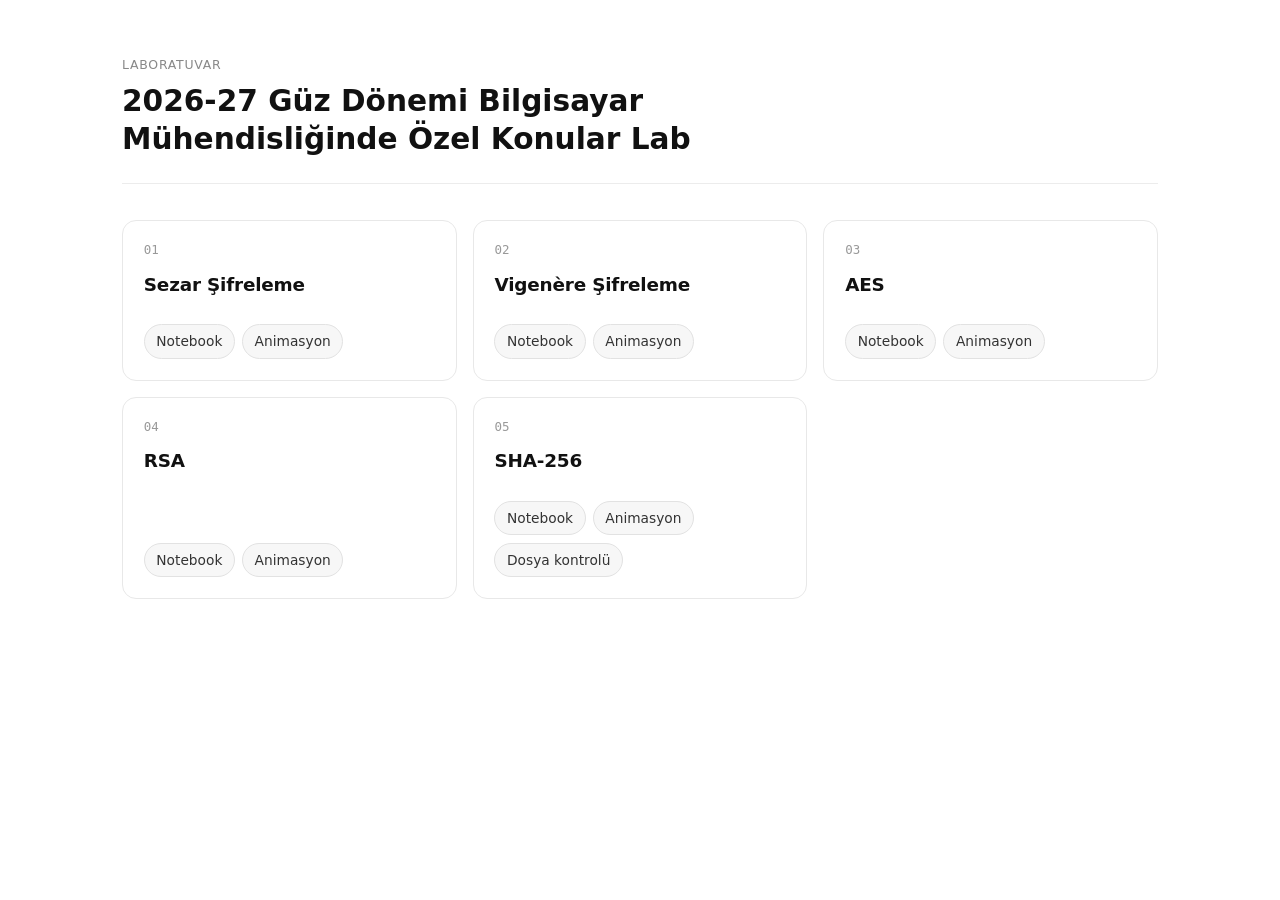
<file: index.html>
<!DOCTYPE html>
<html lang="tr">
  <head>
    <meta charset="utf-8" />
    <meta name="viewport" content="width=device-width, initial-scale=1" />
    <title>2026-27 Güz Dönemi Bilgisayar Mühendisliğinde Özel Konular Lab</title>
    <link rel="stylesheet" href="styles.css" />
  </head>
  <body class="home">
    <main class="page home-page">
      <header class="home-hero">
        <p class="home-kicker">Laboratuvar</p>
        <h1>2026-27 Güz Dönemi Bilgisayar Mühendisliğinde Özel Konular Lab</h1>
      </header>

      <div class="home-grid">
        <article class="home-card">
          <span class="home-num">01</span>
          <h2>Sezar Şifreleme</h2>
          <div class="home-links">
            <a href="sezar.html">Notebook</a>
            <a href="sezar_animation.html">Animasyon</a>
          </div>
        </article>

        <article class="home-card">
          <span class="home-num">02</span>
          <h2>Vigenère Şifreleme</h2>
          <div class="home-links">
            <a href="vigenere.html">Notebook</a>
            <a href="vigenere_animation.html">Animasyon</a>
          </div>
        </article>

        <article class="home-card">
          <span class="home-num">03</span>
          <h2>AES</h2>
          <div class="home-links">
            <a href="aes.html">Notebook</a>
            <a href="aes_animation.html">Animasyon</a>
          </div>
        </article>

        <article class="home-card">
          <span class="home-num">04</span>
          <h2>RSA</h2>
          <div class="home-links">
            <a href="rsa.html">Notebook</a>
            <a href="rsa_animation.html">Animasyon</a>
          </div>
        </article>

        <article class="home-card">
          <span class="home-num">05</span>
          <h2>SHA-256</h2>
          <div class="home-links">
            <a href="sha256.html">Notebook</a>
            <a href="sha256_animation.html">Animasyon</a>
            <a href="sha256_file.html">Dosya kontrolü</a>
          </div>
        </article>
      </div>
    </main>
  </body>
</html>
</file>
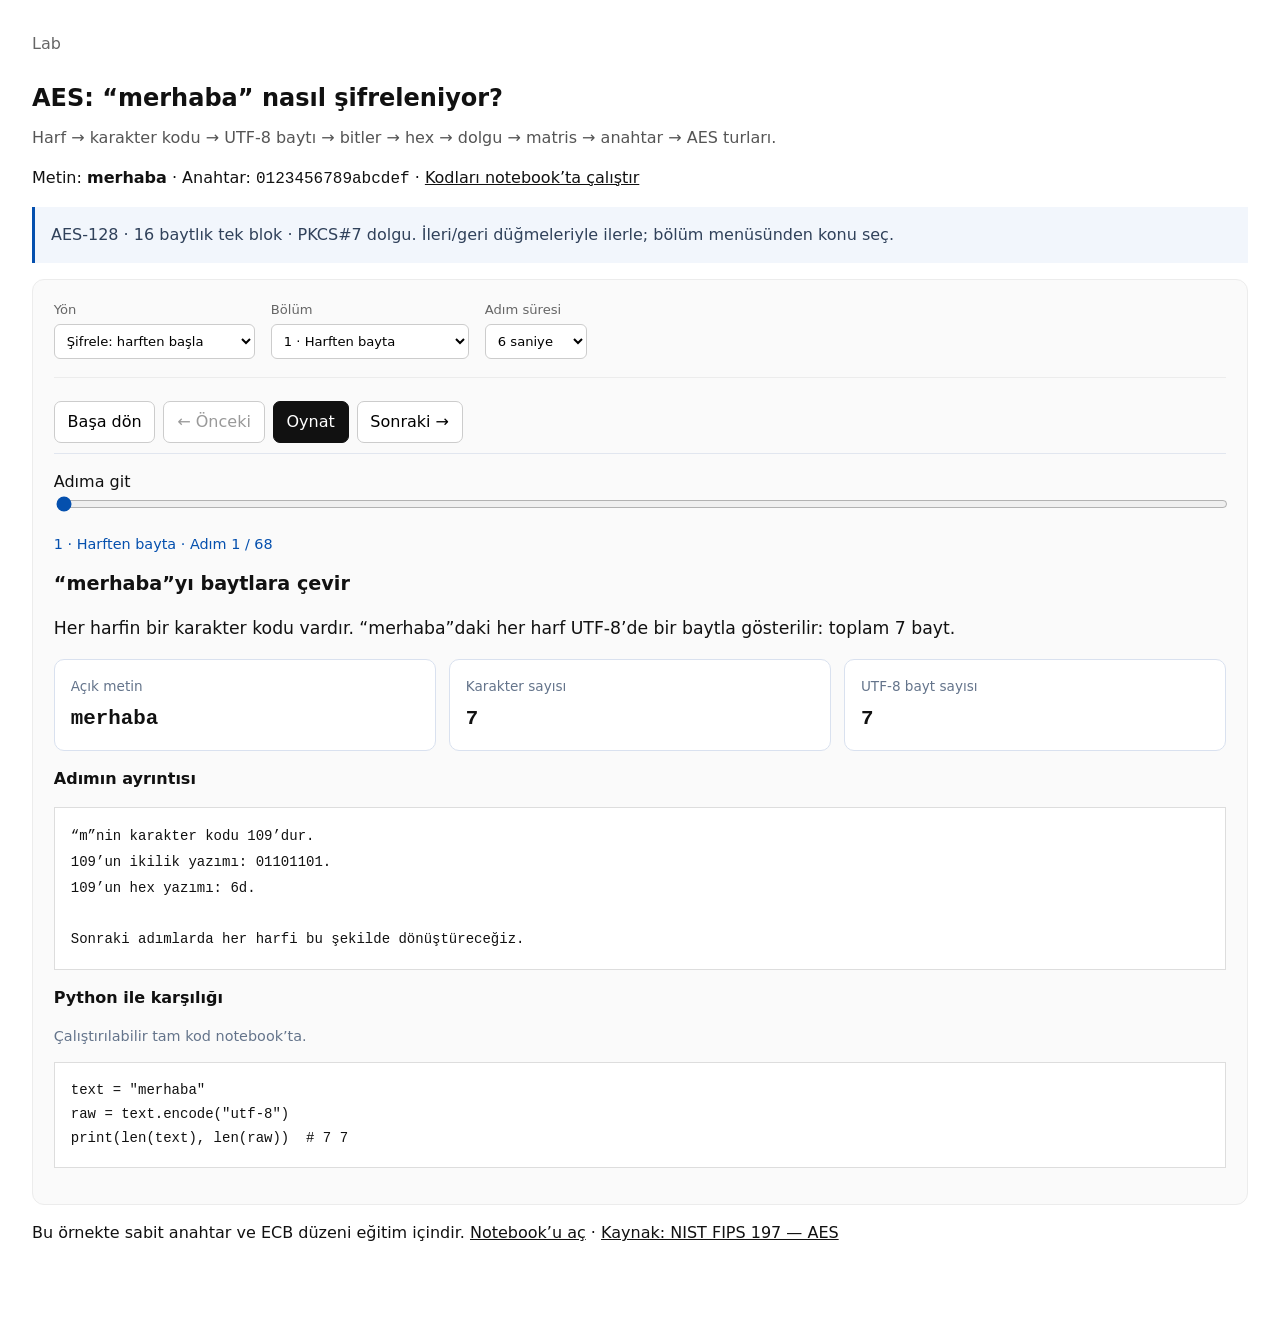
<file: aes_animation.html>
<!DOCTYPE html>
<html lang="tr">
<head>
  <meta charset="utf-8"><meta name="viewport" content="width=device-width, initial-scale=1">
  <title>AES animasyonu · Harften şifreye</title>
  <link rel="stylesheet" href="styles.css"><link rel="stylesheet" href="aes.css">
</head>
<body class="lab">
<main class="page anim-page">
  <a class="back" href="index.html">Lab</a>
  <h1>AES: “merhaba” nasıl şifreleniyor?</h1>
  <p class="lead">Harf → karakter kodu → UTF-8 baytı → bitler → hex → dolgu → matris → anahtar → AES turları.</p>
  <p>Metin: <b>merhaba</b> · Anahtar: <code>0123456789abcdef</code> · <a href="aes.html">Kodları notebook’ta çalıştır</a></p>
  <p class="aes-note">AES-128 · 16 baytlık tek blok · PKCS#7 dolgu. İleri/geri düğmeleriyle ilerle; bölüm menüsünden konu seç.</p>
  <section class="anim-stage">
    <div class="anim-controls lesson-controls">
      <label>Yön<select id="direction"><option value="enc">Şifrele: harften başla</option><option value="dec">Çöz: şifreli bayttan başla</option></select></label>
      <label>Bölüm<select id="chapter"></select></label>
      <label>Adım süresi<select id="speed"><option value="6000">6 saniye</option><option value="12000">12 saniye</option><option value="2000">2 saniye</option></select></label>
    </div>
    <div class="lesson-navigation"><button id="reset">Başa dön</button><button id="prev">← Önceki</button><button id="play" class="primary">Oynat</button><button id="next">Sonraki →</button></div>
    <label for="step">Adıma git</label><input id="step" type="range" min="0" max="1" value="0">
    <p id="counter" class="lesson-kicker"></p><h2 id="title"></h2><p id="explanation" class="lesson-explanation" aria-live="polite"></p>
    <div id="cards" class="lesson-cards"></div>
    <div id="table-wrap" class="lesson-table-wrap" hidden><table id="lesson-table" class="lesson-table"></table></div>
    <div id="matrices" class="aes-matrices" hidden>
      <section id="before-panel"><h3 id="before-label">Girdi</h3><div id="before" class="aes-grid"></div></section>
      <section><h3 id="after-label">Çıktı</h3><div id="after" class="aes-grid"></div></section>
      <section id="key-panel"><h3>Bu adımın tur anahtarı</h3><div id="round-key" class="aes-grid"></div><p id="key-note"></p></section>
    </div>
    <p id="matrix-hint" hidden>Satır ve sütunlar 0’dan başlar. Sonuç matrisinde bir bayta tıkla: o baytın hesabı aşağıda değişir. Kırmızı: değeri değişen hücre. Mavi çerçeve: seçtiğin sonuç. Mavi zemin: bu sonuca giren kaynak baytlar.</p>
    <section id="calculation-panel" hidden><h3>Seçilen bayt nasıl hesaplandı?</h3><pre id="calculation" class="aes-calculation" aria-live="polite"></pre></section>
    <section id="details-panel"><h3 id="details-title">Adımın ayrıntısı</h3><pre id="details" class="aes-calculation"></pre></section>
    <details id="sbox-panel" hidden><summary>S-box tablosunu aç · seçilen giriş vurgulanır</summary><p id="sbox-note"></p><div class="lesson-table-wrap"><table id="sbox-table" class="lesson-table sbox-table"></table></div></details>
    <details id="key-details-panel" hidden><summary>Bu tur anahtarı nereden geldi?</summary><pre id="key-details" class="aes-calculation"></pre></details>
    <section id="code-panel"><h3>Python ile karşılığı</h3><p class="lesson-muted">Çalıştırılabilir tam kod notebook’ta.</p><pre id="code" class="aes-calculation"></pre></section>
    <p id="linear" class="aes-hex"></p><p id="result" class="aes-note" aria-live="polite"></p>
  </section>
  <p>Bu örnekte sabit anahtar ve ECB düzeni eğitim içindir. <a href="aes.html">Notebook’u aç</a> · <a href="https://csrc.nist.gov/pubs/fips/197/final">Kaynak: NIST FIPS 197 — AES</a></p>
</main>
<script src="aes_trace.js"></script><script src="aes_lesson.js"></script><script src="aes_animation.js"></script>
</body></html>
</file>
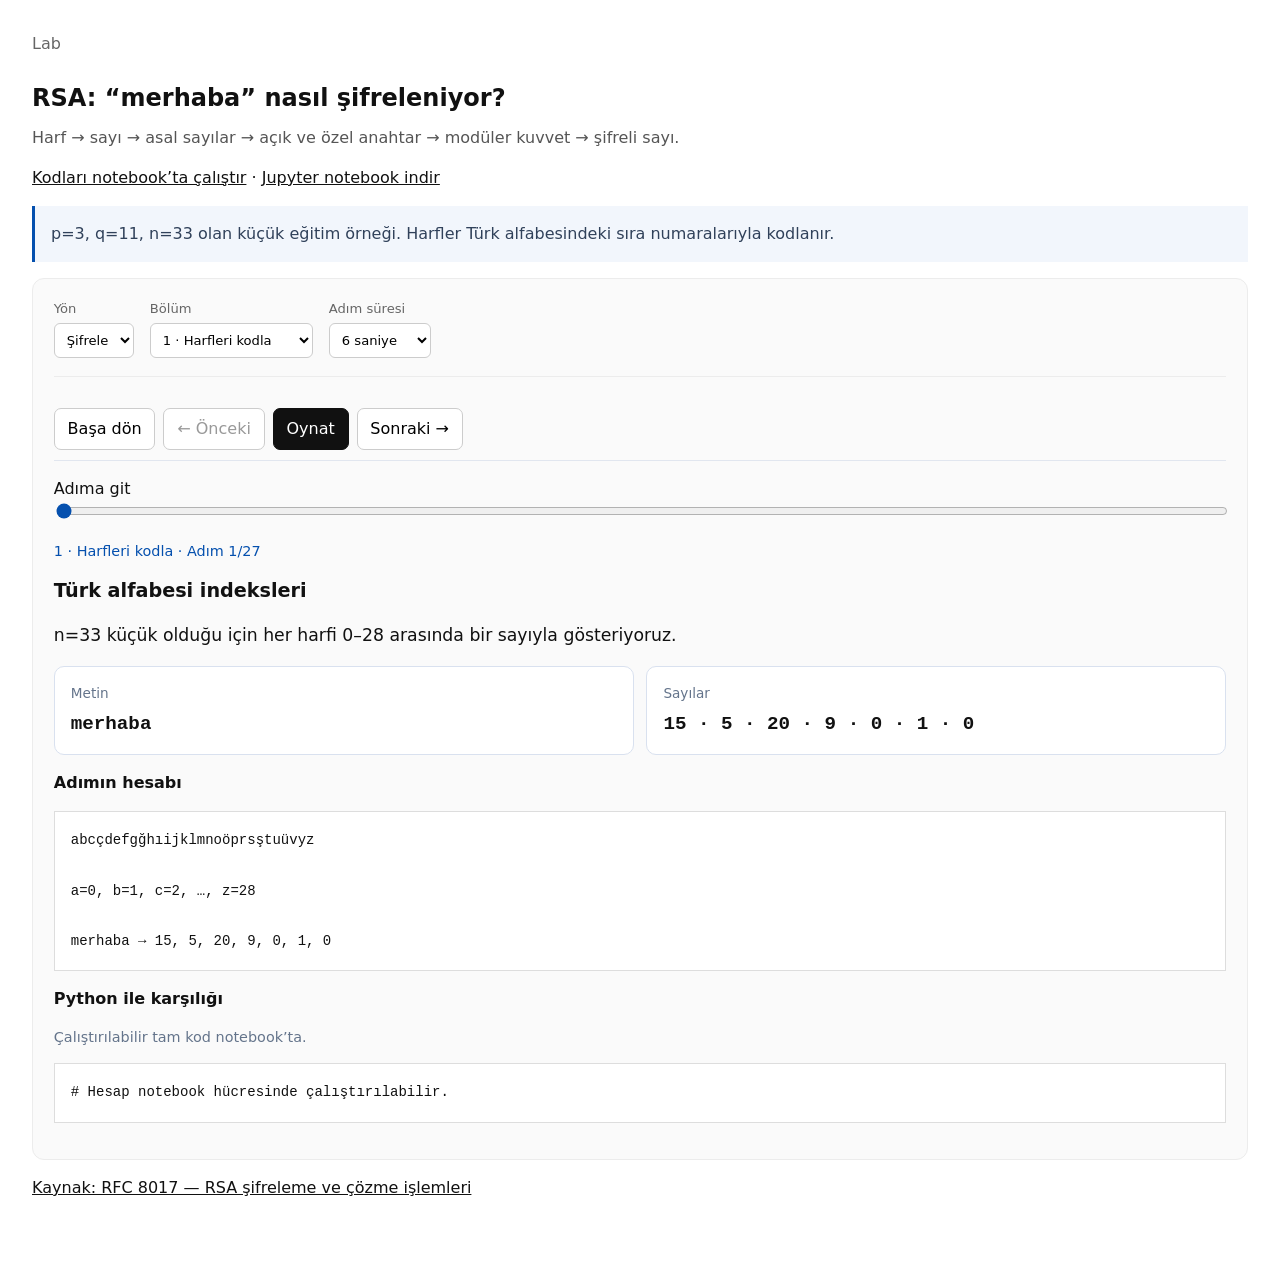
<file: rsa_animation.html>
<!DOCTYPE html>
<html lang="tr">
<head>
  <meta charset="utf-8"><meta name="viewport" content="width=device-width, initial-scale=1">
  <title>RSA animasyonu · Harften şifreye</title>
  <link rel="stylesheet" href="styles.css"><link rel="stylesheet" href="rsa.css">
</head>
<body class="lab">
<main class="page anim-page">
  <a class="back" href="index.html">Lab</a>
  <h1>RSA: “merhaba” nasıl şifreleniyor?</h1>
  <p class="lead">Harf → sayı → asal sayılar → açık ve özel anahtar → modüler kuvvet → şifreli sayı.</p>
  <p><a href="rsa.html">Kodları notebook’ta çalıştır</a> · <a href="notebooks/RSA.ipynb" download>Jupyter notebook indir</a></p>
  <p class="rsa-note">p=3, q=11, n=33 olan küçük eğitim örneği. Harfler Türk alfabesindeki sıra numaralarıyla kodlanır.</p>
  <section class="anim-stage">
    <div class="anim-controls">
      <label>Yön<select id="direction"><option value="enc">Şifrele</option><option value="dec">Çöz</option></select></label>
      <label>Bölüm<select id="chapter"></select></label>
      <label>Adım süresi<select id="speed"><option value="6000">6 saniye</option><option value="12000">12 saniye</option><option value="2000">2 saniye</option></select></label>
    </div>
    <div class="rsa-navigation"><button id="reset">Başa dön</button><button id="prev">← Önceki</button><button id="play" class="primary">Oynat</button><button id="next">Sonraki →</button></div>
    <label for="step">Adıma git</label><input id="step" type="range" min="0" max="1" value="0">
    <p id="counter" class="rsa-kicker"></p>
    <h2 id="title"></h2><p id="explanation" class="rsa-explanation" aria-live="polite"></p>
    <section id="byte-panel" hidden><h3>Bayt seç</h3><div id="byte-buttons" class="rsa-byte-buttons"></div></section>
    <section id="power-panel" hidden>
      <p id="formula" class="rsa-formula"></p><h3 id="bits-label">Üssün ikilik yazımı</h3>
      <div id="bits" class="rsa-bits" aria-labelledby="bits-label"></div>
      <p class="rsa-muted">Mavi bit şu an işleniyor. Her bit bir kareleme adımıdır; 1 ise ek çarpma yapılır.</p>
    </section>
    <div id="cards" class="rsa-cards"></div>
    <div id="table-wrap" class="rsa-table-wrap" hidden><table id="data-table" class="rsa-table"></table></div>
    <section><h3>Adımın hesabı</h3><pre id="details" class="rsa-code" aria-live="polite"></pre></section>
    <section><h3>Python ile karşılığı</h3><p class="rsa-muted">Çalıştırılabilir tam kod notebook’ta.</p><pre id="code" class="rsa-code"></pre></section>
    <p id="result" class="rsa-note" hidden></p>
  </section>
  <p><a href="https://www.rfc-editor.org/rfc/rfc8017.html#section-5.1">Kaynak: RFC 8017 — RSA şifreleme ve çözme işlemleri</a></p>
</main>
<script src="rsa_lesson.js"></script><script src="rsa_animation.js"></script>
</body></html>
</file>
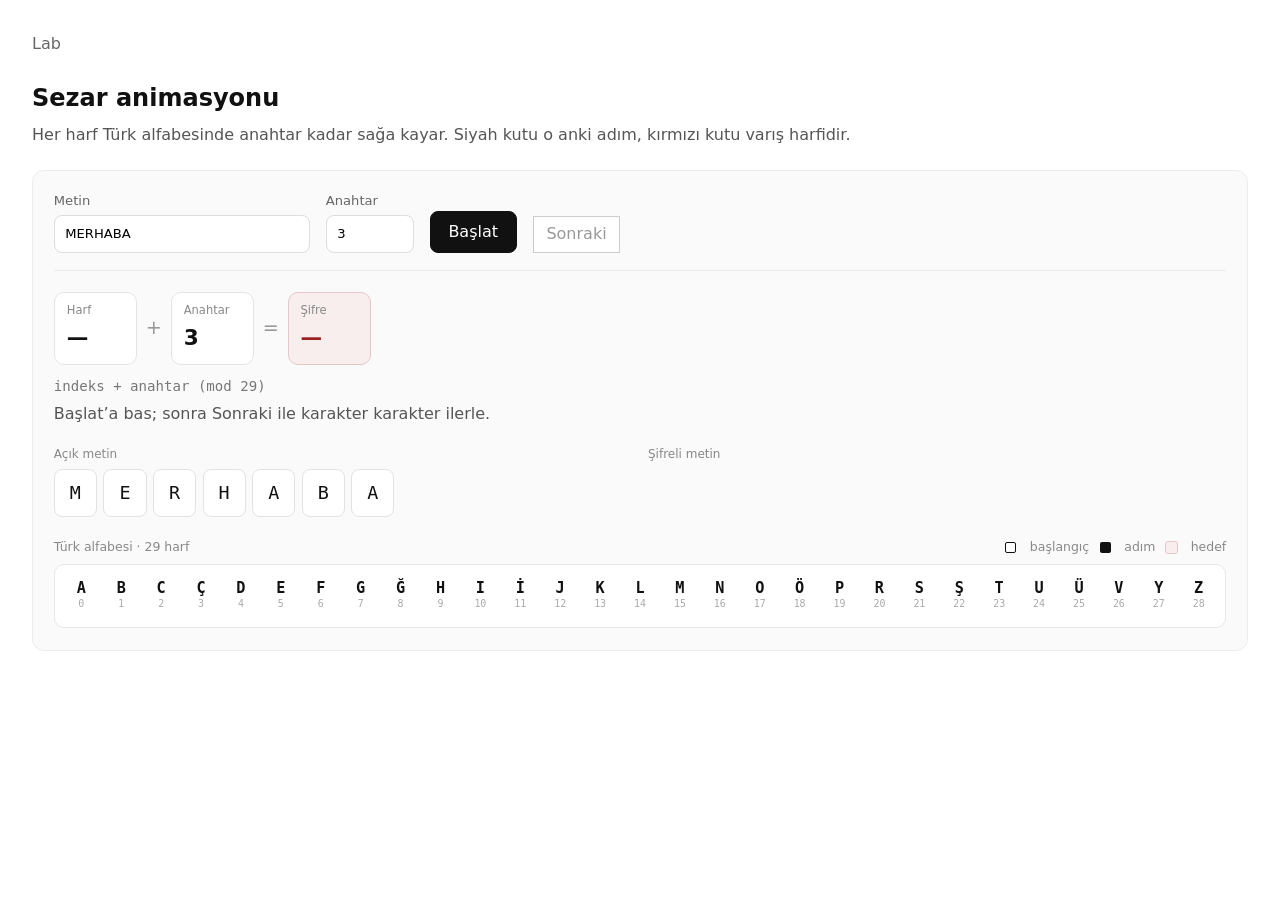
<file: sezar_animation.html>
<!DOCTYPE html>
<html lang="tr">
  <head>
    <meta charset="utf-8" />
    <meta name="viewport" content="width=device-width, initial-scale=1" />
    <title>Sezar animasyonu</title>
    <link rel="stylesheet" href="styles.css" />
  </head>
  <body class="lab">
    <main class="page anim-page">
      <a class="back" href="index.html">Lab</a>

      <header class="anim-hero">
        <h1>Sezar animasyonu</h1>
        <p class="lead">
          Her harf Türk alfabesinde anahtar kadar sağa kayar. Siyah kutu
          o anki adım, kırmızı kutu varış harfidir.
        </p>
      </header>

      <section class="anim-stage">
        <div class="anim-controls">
          <label>
            Metin
            <input id="text" type="text" value="MERHABA" maxlength="24" />
          </label>
          <label>
            Anahtar
            <input id="key" type="number" value="3" min="1" max="28" />
          </label>
          <button type="button" class="primary" id="play">Başlat</button>
          <button type="button" id="next" disabled>Sonraki</button>
        </div>

        <div class="anim-eq">
          <div class="eq-box">
            <span class="eq-label">Harf</span>
            <strong id="eq-from">—</strong>
          </div>
          <span class="eq-op">+</span>
          <div class="eq-box">
            <span class="eq-label">Anahtar</span>
            <strong id="eq-key">3</strong>
          </div>
          <span class="eq-op">=</span>
          <div class="eq-box result">
            <span class="eq-label">Şifre</span>
            <strong id="eq-to">—</strong>
          </div>
        </div>
        <p id="eq-math" class="anim-formula">indeks + anahtar (mod 29)</p>
        <p id="caption" class="anim-caption">Başlat’a bas; sonra Sonraki ile karakter karakter ilerle.</p>

        <div class="anim-words">
          <div class="anim-col">
            <span class="anim-kicker">Açık metin</span>
            <div id="plain" class="tiles"></div>
          </div>
          <div class="anim-col">
            <span class="anim-kicker">Şifreli metin</span>
            <div id="cipher" class="tiles"></div>
          </div>
        </div>

        <div class="anim-track-block">
          <div class="anim-track-head">
            <span>Türk alfabesi · 29 harf</span>
            <span class="legend">
              <i class="lg from"></i> başlangıç
              <i class="lg here"></i> adım
              <i class="lg to"></i> hedef
            </span>
          </div>
          <div class="anim-track-wrap">
            <div id="track" class="anim-track"></div>
          </div>
        </div>
      </section>
    </main>
    <script src="sezar_animation.js"></script>
  </body>
</html>
</file>
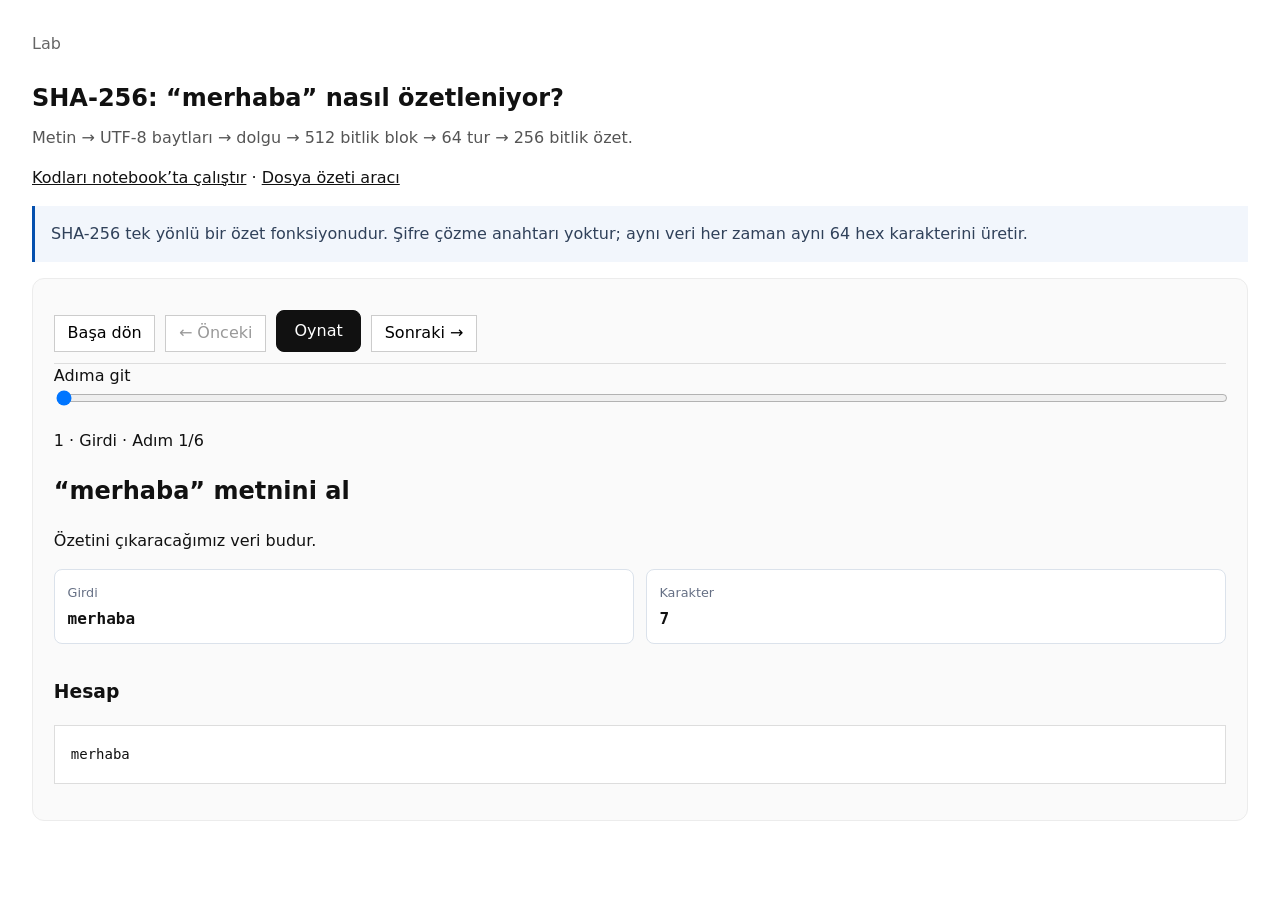
<file: sha256_animation.html>
<!doctype html><html lang="tr"><head><meta charset="utf-8"><meta name="viewport" content="width=device-width,initial-scale=1"><title>SHA-256 animasyonu</title><link rel="stylesheet" href="styles.css"><link rel="stylesheet" href="sha256.css"></head><body class="lab"><main class="page anim-page"><a class="back" href="index.html">Lab</a><h1>SHA-256: “merhaba” nasıl özetleniyor?</h1><p class="lead">Metin → UTF-8 baytları → dolgu → 512 bitlik blok → 64 tur → 256 bitlik özet.</p><p><a href="sha256.html">Kodları notebook’ta çalıştır</a> · <a href="sha256_file.html">Dosya özeti aracı</a></p><p class="sha-note">SHA-256 tek yönlü bir özet fonksiyonudur. Şifre çözme anahtarı yoktur; aynı veri her zaman aynı 64 hex karakterini üretir.</p><section class="anim-stage"><div class="sha-controls"><label>Bölüm<select id="chapter"></select></label><label>Tur<select id="round"><option value="0">0</option></select></label></div><div class="sha-nav"><button id="reset">Başa dön</button><button id="prev">← Önceki</button><button id="play" class="primary">Oynat</button><button id="next">Sonraki →</button></div><label for="step">Adıma git</label><input id="step" type="range" min="0" value="0" style="width:100%"><p id="counter"></p><h2 id="title"></h2><p id="explanation"></p><div id="cards" class="sha-card-grid"></div><div id="bytes" class="sha-bits" hidden></div><div id="state" class="sha-rounds" hidden></div><h3>Hesap</h3><pre id="details" class="sha-code"></pre><p id="result" class="sha-note" hidden></p></section></main><script src="sha256_trace.js"></script><script src="sha256_animation.js"></script></body></html>
</file>
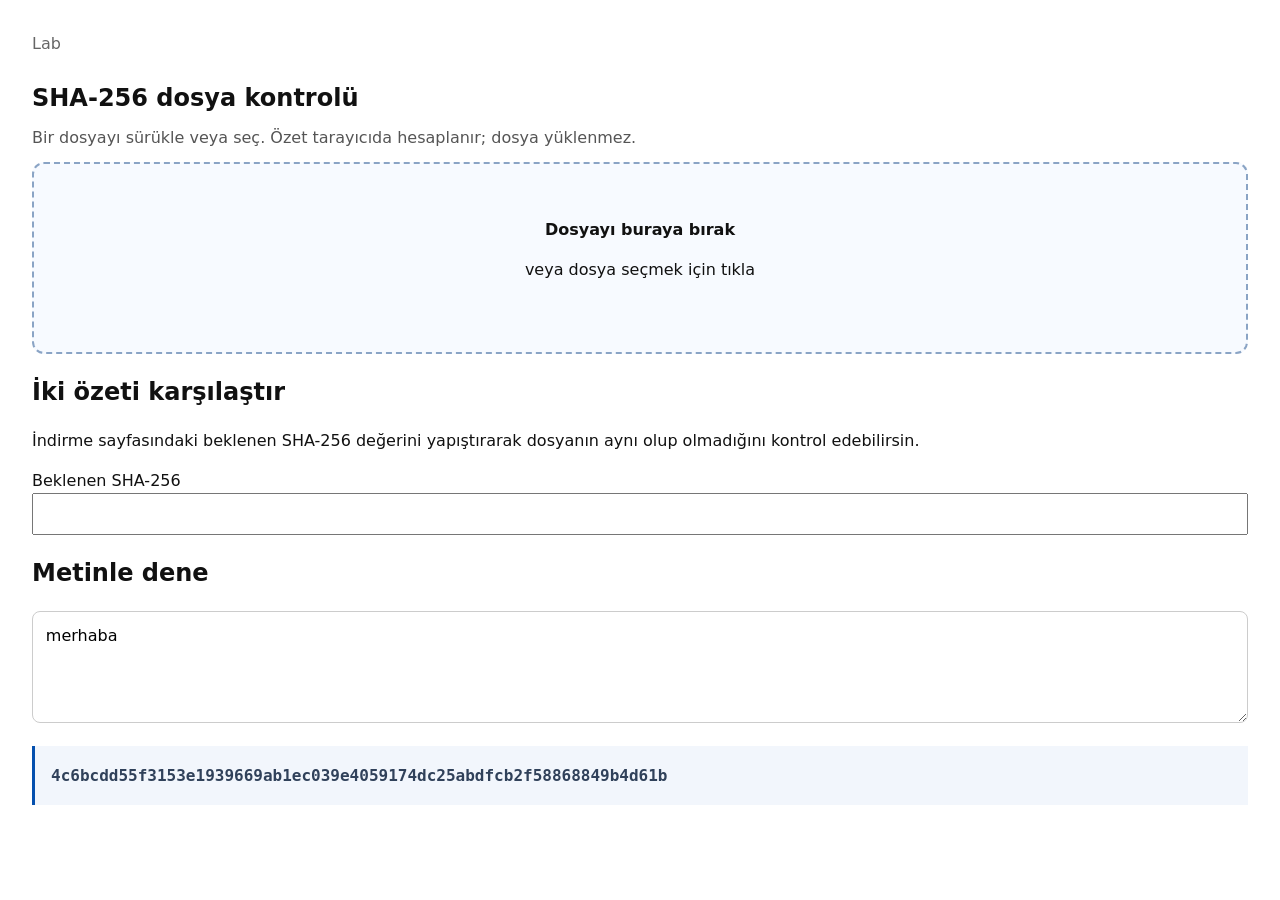
<file: sha256_file.html>
<!doctype html><html lang="tr"><head><meta charset="utf-8"><meta name="viewport" content="width=device-width,initial-scale=1"><title>SHA-256 dosya kontrolü</title><link rel="stylesheet" href="styles.css"><link rel="stylesheet" href="sha256.css"></head><body class="lab"><main class="page"><a class="back" href="index.html">Lab</a><h1>SHA-256 dosya kontrolü</h1><p class="lead">Bir dosyayı sürükle veya seç. Özet tarayıcıda hesaplanır; dosya yüklenmez.</p><div id="drop" class="drop-zone" tabindex="0" role="button"><div><strong>Dosyayı buraya bırak</strong><p>veya dosya seçmek için tıkla</p></div><input id="file" type="file" hidden></div><section id="file-result" hidden><h2>Dosya özeti</h2><div class="sha-card-grid"><div class="sha-card"><span>Dosya</span><strong id="name"></strong></div><div class="sha-card"><span>Boyut</span><strong id="size"></strong></div></div><p id="hash" class="sha-note hash-output"></p><button id="copy">Özeti kopyala</button></section><h2>İki özeti karşılaştır</h2><p>İndirme sayfasındaki beklenen SHA-256 değerini yapıştırarak dosyanın aynı olup olmadığını kontrol edebilirsin.</p><label>Beklenen SHA-256<input id="expected" type="text" maxlength="64" style="width:100%;padding:.7rem"></label><p id="compare" class="compare"></p><h2>Metinle dene</h2><textarea id="text" class="sha-input">merhaba</textarea><p id="text-hash" class="sha-note hash-output"></p><script src="sha256_file.js"></script></main></body></html>
</file>
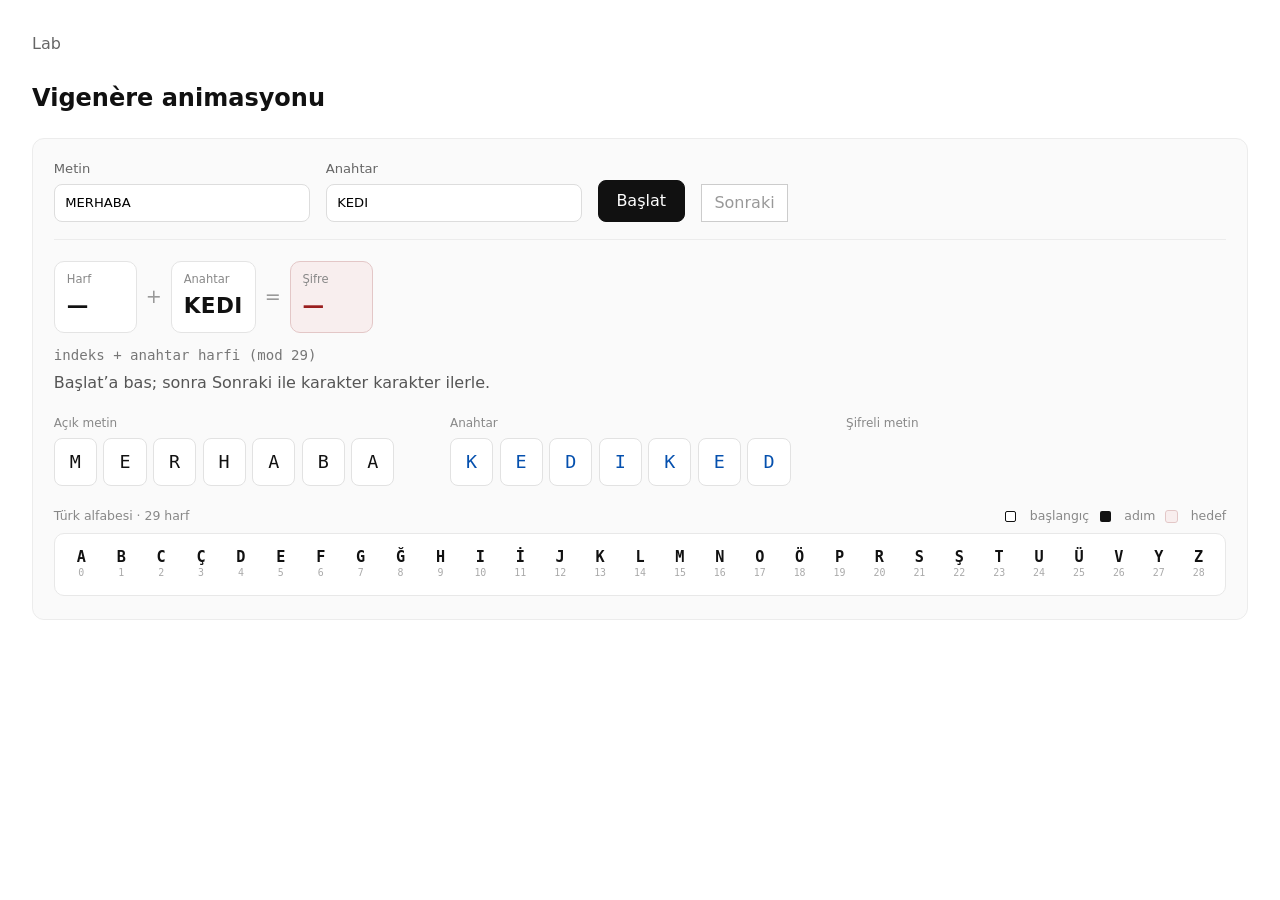
<file: vigenere_animation.html>
<!DOCTYPE html>
<html lang="tr">
  <head>
    <meta charset="utf-8" />
    <meta name="viewport" content="width=device-width, initial-scale=1" />
    <title>Vigenère animasyonu</title>
    <link rel="stylesheet" href="styles.css" />
  </head>
  <body class="lab">
    <main class="page anim-page">
      <a class="back" href="index.html">Lab</a>

      <header class="anim-hero">
        <h1>Vigenère animasyonu</h1>
      </header>

      <section class="anim-stage">
        <div class="anim-controls">
          <label>
            Metin
            <input id="text" type="text" value="MERHABA" maxlength="24" />
          </label>
          <label>
            Anahtar
            <input id="key" type="text" value="KEDI" maxlength="16" />
          </label>
          <button type="button" class="primary" id="play">Başlat</button>
          <button type="button" id="next" disabled>Sonraki</button>
        </div>

        <div class="anim-eq">
          <div class="eq-box">
            <span class="eq-label">Harf</span>
            <strong id="eq-from">—</strong>
          </div>
          <span class="eq-op">+</span>
          <div class="eq-box">
            <span class="eq-label">Anahtar</span>
            <strong id="eq-key">—</strong>
          </div>
          <span class="eq-op">=</span>
          <div class="eq-box result">
            <span class="eq-label">Şifre</span>
            <strong id="eq-to">—</strong>
          </div>
        </div>
        <p id="eq-math" class="anim-formula">indeks + anahtar harfi (mod 29)</p>
        <p id="caption" class="anim-caption">Başlat’a bas; sonra Sonraki ile karakter karakter ilerle.</p>

        <div class="anim-words three">
          <div class="anim-col">
            <span class="anim-kicker">Açık metin</span>
            <div id="plain" class="tiles"></div>
          </div>
          <div class="anim-col">
            <span class="anim-kicker">Anahtar</span>
            <div id="keyrow" class="tiles"></div>
          </div>
          <div class="anim-col">
            <span class="anim-kicker">Şifreli metin</span>
            <div id="cipher" class="tiles"></div>
          </div>
        </div>

        <div class="anim-track-block">
          <div class="anim-track-head">
            <span>Türk alfabesi · 29 harf</span>
            <span class="legend">
              <i class="lg from"></i> başlangıç
              <i class="lg here"></i> adım
              <i class="lg to"></i> hedef
            </span>
          </div>
          <div class="anim-track-wrap">
            <div id="track" class="anim-track"></div>
          </div>
        </div>
      </section>
    </main>
    <script src="vigenere_animation.js"></script>
  </body>
</html>
</file>
<file: styles.css>
* {
  box-sizing: border-box;
}

body {
  margin: 0;
  background: #fff;
  color: #111;
  font: 16px/1.5 system-ui, sans-serif;
}

.page {
  max-width: 1400px;
  margin: 0 auto;
  padding: 2rem 2rem 4rem;
}

h1 {
  font-size: 1.5rem;
  font-weight: 600;
  margin: 0 0 0.6rem;
}

.home-page {
  max-width: 1100px;
  padding-top: 3.5rem;
}

.home-hero {
  margin-bottom: 2.25rem;
  padding-bottom: 1.5rem;
  border-bottom: 1px solid #ececec;
}

.home-kicker {
  margin: 0 0 0.45rem;
  font-size: 0.78rem;
  letter-spacing: 0.06em;
  text-transform: uppercase;
  color: #888;
}

.home-hero h1 {
  max-width: 28ch;
  font-size: clamp(1.45rem, 2.4vw, 1.85rem);
  line-height: 1.3;
  margin: 0;
  font-weight: 600;
}

.home-grid {
  display: grid;
  grid-template-columns: repeat(3, 1fr);
  gap: 1rem;
}

.home-card {
  display: flex;
  flex-direction: column;
  min-height: 9.5rem;
  padding: 1.25rem 1.3rem 1.3rem;
  border: 1px solid #e8e8e8;
  border-radius: 14px;
  background: #fff;
  transition: border-color 0.15s ease, box-shadow 0.15s ease;
}

.home-card:hover {
  border-color: #ccc;
  box-shadow: 0 6px 18px rgba(0, 0, 0, 0.04);
}

.home-num {
  display: inline-block;
  margin: 0 0 0.7rem;
  font-family: ui-monospace, Menlo, Consolas, monospace;
  font-size: 0.78rem;
  color: #999;
}

.home-card h2 {
  margin: 0 0 auto;
  padding-bottom: 1.1rem;
  font-size: 1.15rem;
  font-weight: 600;
  letter-spacing: -0.01em;
}

.home-links {
  display: flex;
  flex-wrap: wrap;
  gap: 0.45rem;
  margin-top: 0.5rem;
}

.home-links a {
  display: inline-block;
  padding: 0.38rem 0.72rem;
  border: 1px solid #e2e2e2;
  border-radius: 999px;
  background: #f7f7f7;
  text-decoration: none;
  font-size: 0.86rem;
  color: #333;
  transition: background 0.15s ease, border-color 0.15s ease, color 0.15s ease;
}

.home-links a:hover {
  background: #111;
  border-color: #111;
  color: #fff;
}

@media (max-width: 900px) {
  .home-grid {
    grid-template-columns: 1fr 1fr;
  }
}

@media (max-width: 720px) {
  .home-grid {
    grid-template-columns: 1fr;
  }

  .home-page {
    padding-top: 2rem;
  }
}

a {
  color: #111;
}

.back {
  display: inline-block;
  margin: 0 0 1.5rem;
  color: #666;
  text-decoration: none;
}

.back:hover {
  text-decoration: underline;
}

.lab .page {
  max-width: 1400px;
}

.lead {
  margin: 0 0 0.75rem;
  color: #555;
}

.status {
  margin: 0 0 1rem;
  color: #777;
  font-size: 0.92rem;
}

.status.ready {
  color: #1a7a32;
}

.status.error {
  color: #a40000;
}

.actions {
  margin: 0 0 1.25rem;
}

button {
  font: inherit;
  padding: 0.35rem 0.8rem;
  border: 1px solid #ccc;
  background: #fff;
  cursor: pointer;
}

button:hover:not(:disabled) {
  background: #f4f4f4;
}

button:disabled {
  cursor: wait;
  color: #999;
}

.cell {
  margin: 0 0 1.1rem;
  border: 1px solid #e6e6e6;
  background: #fff;
}

.cell-bar {
  display: flex;
  justify-content: space-between;
  align-items: center;
  padding: 0.35rem 0.55rem;
  background: #f7f7f7;
  border-bottom: 1px solid #e6e6e6;
}

.prompt {
  font-family: ui-monospace, Menlo, monospace;
  font-size: 0.82rem;
  color: #3366aa;
}

.cell textarea {
  display: block;
  width: 100%;
  min-height: 5rem;
  padding: 0.7rem 0.8rem;
  border: 0;
  resize: vertical;
  font: 13px/1.45 ui-monospace, Menlo, monospace;
  background: #fff;
  color: #111;
}

.cell .CodeMirror {
  height: auto;
  font-family: ui-monospace, Menlo, Consolas, monospace;
  font-size: 13px;
  line-height: 1.5;
  background: #fff;
}

.cell .CodeMirror-scroll {
  min-height: 4.5rem;
  padding: 0.55rem 0.15rem 0.7rem;
}

.cell .CodeMirror-cursor {
  border-left: 1.5px solid #111;
}

.cm-s-default .cm-keyword,
.cm-s-default .cm-builtin {
  color: #0550ae;
}

.cm-s-default .cm-def {
  color: #0550ae;
  font-weight: 600;
}

.cm-s-default .cm-string,
.cm-s-default .cm-string-2 {
  color: #0a7a32;
}

.cm-s-default .cm-comment {
  color: #6e7781;
  font-style: italic;
}

.cm-s-default .cm-number {
  color: #9a1f1f;
}

.cm-s-default .cm-operator {
  color: #333;
}

.cm-s-default .cm-variable,
.cm-s-default .cm-variable-2,
.cm-s-default .cm-variable-3 {
  color: #111;
}

.out {
  margin: 0;
  border-top: 1px solid #eee;
  background: #fff;
}

.out.err {
  background: #fff8f8;
}

.out-text {
  margin: 0;
  padding: 0.9rem 1rem;
  font: 14px/1.75 ui-monospace, Menlo, Consolas, monospace;
  white-space: pre;
  overflow-x: auto;
}

.out.err .out-text {
  color: #a40000;
}

.out-table {
  width: 100%;
  border-collapse: collapse;
  font-size: 0.92rem;
}

.out-table th,
.out-table td {
  text-align: left;
  padding: 0.5rem 0.8rem;
  border-bottom: 1px solid #eee;
}

.out-table th {
  background: #f7f7f7;
  font-weight: 600;
  color: #444;
}

.out-table td:last-child {
  font-weight: 600;
  color: #9a1f1f;
}

.out-table tr:last-child td {
  border-bottom: 0;
}

.shift-out {
  padding: 0.9rem 1rem 1rem;
  overflow-x: auto;
}

.shift-row {
  display: flex;
  align-items: center;
  gap: 0.2rem;
  min-width: 40rem;
}

.shift-row + .shift-row {
  margin-top: 0.2rem;
}

.shift-label {
  flex: 0 0 4.4rem;
  font-size: 0.75rem;
  color: #888;
}

.shift-cell {
  flex: 1 0 1.35rem;
  display: grid;
  place-items: center;
  height: 1.9rem;
  font-family: ui-monospace, Menlo, Consolas, monospace;
  font-size: 0.92rem;
}

.shift-cell.plain {
  font-weight: 600;
}

.shift-cell.arrow {
  color: #bbb;
  height: 1rem;
  font-size: 0.7rem;
}

.shift-cell.cipher {
  color: #9a1f1f;
  background: #f8eeee;
  border-radius: 4px;
}

.anim-page {
  max-width: 1400px;
}

.anim-hero {
  margin-bottom: 1.4rem;
}

.anim-hero h1 {
  margin-bottom: 0.45rem;
}

.anim-stage {
  padding: 1.25rem 1.3rem 1.4rem;
  border: 1px solid #ececec;
  border-radius: 12px;
  background: #fafafa;
}

.anim-controls {
  display: flex;
  flex-wrap: wrap;
  align-items: flex-end;
  gap: 0.85rem 1rem;
  margin: 0 0 1.3rem;
  padding-bottom: 1.1rem;
  border-bottom: 1px solid #ececec;
}

.anim-controls label {
  display: flex;
  flex-direction: column;
  gap: 0.3rem;
  margin: 0;
  font-size: 0.82rem;
  color: #666;
}

.anim-controls input[type="text"],
.anim-controls input[type="number"] {
  font: inherit;
  padding: 0.5rem 0.65rem;
  border: 1px solid #ddd;
  border-radius: 8px;
  background: #fff;
}

.anim-controls input[type="text"] {
  width: 16rem;
}

.anim-controls input[type="number"] {
  width: 5.5rem;
}

.anim-controls .primary,
button.primary {
  background: #111;
  color: #fff;
  border-color: #111;
  border-radius: 8px;
  padding: 0.5rem 1.1rem;
}

.anim-controls .primary:hover:not(:disabled),
button.primary:hover:not(:disabled) {
  background: #333;
}

.anim-eq {
  display: flex;
  flex-wrap: wrap;
  align-items: stretch;
  gap: 0.55rem;
  margin-bottom: 0.7rem;
}

.eq-box {
  min-width: 5.2rem;
  padding: 0.55rem 0.75rem 0.6rem;
  border: 1px solid #e4e4e4;
  border-radius: 10px;
  background: #fff;
}

.eq-box.result {
  border-color: #e3c7c7;
  background: #f8eeee;
}

.eq-label {
  display: block;
  margin-bottom: 0.15rem;
  font-size: 0.72rem;
  color: #888;
}

.eq-box strong {
  font-size: 1.35rem;
  font-weight: 600;
  letter-spacing: 0.02em;
}

.eq-box.result strong {
  color: #9a1f1f;
}

.eq-op {
  display: grid;
  place-items: center;
  color: #999;
  font-size: 1.2rem;
}

.anim-caption,
.anim-formula {
  margin: 0 0 0.35rem;
  color: #555;
}

.anim-formula {
  font-family: ui-monospace, Menlo, Consolas, monospace;
  font-size: 0.88rem;
  color: #777;
}

.anim-caption {
  margin-bottom: 1.15rem;
}

.anim-words {
  display: grid;
  grid-template-columns: 1fr 1fr;
  gap: 1rem;
  margin: 0 0 1.3rem;
}

.anim-kicker {
  display: block;
  margin-bottom: 0.4rem;
  font-size: 0.75rem;
  color: #888;
}

.tiles {
  display: flex;
  flex-wrap: wrap;
  gap: 0.4rem;
  min-height: 3rem;
}

.tile {
  display: grid;
  place-items: center;
  width: 2.7rem;
  height: 3rem;
  border: 1px solid #e2e2e2;
  border-radius: 8px;
  font-family: ui-monospace, Menlo, Consolas, monospace;
  font-size: 1.15rem;
  background: #fff;
}

.tile.current {
  border-color: #111;
  background: #111;
  color: #fff;
}

.tile.done {
  background: #f8eeee;
  border-color: #e3c7c7;
  color: #9a1f1f;
}

.tile.pop {
  animation: pop 0.4s ease;
}

@keyframes pop {
  from {
    transform: scale(0.82);
    opacity: 0.25;
  }
  to {
    transform: scale(1);
    opacity: 1;
  }
}

.anim-track-head {
  display: flex;
  justify-content: space-between;
  align-items: center;
  gap: 1rem;
  margin-bottom: 0.45rem;
  font-size: 0.78rem;
  color: #888;
}

.legend {
  display: flex;
  align-items: center;
  gap: 0.65rem;
}

.legend i {
  display: inline-block;
  width: 0.7rem;
  height: 0.7rem;
  margin-right: 0.2rem;
  border-radius: 2px;
  vertical-align: middle;
}

.legend .from {
  border: 1px solid #111;
  background: #fff;
}

.legend .here {
  background: #111;
}

.legend .to {
  background: #f8eeee;
  outline: 1px solid #e3c7c7;
}

.anim-track-wrap {
  overflow-x: auto;
  border: 1px solid #e8e8e8;
  border-radius: 10px;
  padding: 0.55rem 0.5rem 0.45rem;
  background: #fff;
}

.anim-track {
  display: flex;
  gap: 0.18rem;
  min-width: 52rem;
}

.track-cell {
  flex: 1 0 1.55rem;
  display: flex;
  flex-direction: column;
  align-items: center;
  justify-content: center;
  gap: 0.05rem;
  height: 2.85rem;
  border-radius: 6px;
  font-family: ui-monospace, Menlo, Consolas, monospace;
  transition: background 0.18s ease, color 0.18s ease, transform 0.18s ease;
}

.track-cell b {
  font-size: 0.95rem;
  font-weight: 600;
  line-height: 1;
}

.track-cell small {
  font-size: 0.62rem;
  color: #aaa;
}

.track-cell.trail {
  background: #f0f0f0;
}

.track-cell.from {
  box-shadow: inset 0 0 0 1px #111;
}

.track-cell.here {
  background: #111;
  color: #fff;
  transform: translateY(-2px);
}

.track-cell.here small {
  color: #ccc;
}

.track-cell.to:not(.here) {
  background: #f8eeee;
  color: #9a1f1f;
}

.track-cell.to:not(.here) small {
  color: #c48a8a;
}

.shift-cell.key {
  color: #0550ae;
  font-weight: 600;
}

.anim-words.three {
  grid-template-columns: 1fr 1fr 1fr;
}

.tile.key {
  color: #0550ae;
}

.tile.key.current {
  background: #eef3fb;
  border-color: #0550ae;
  color: #0550ae;
}

@media (max-width: 720px) {
  .anim-stage {
    padding: 1rem 0.85rem 1.1rem;
  }

  .anim-controls input[type="text"] {
    width: 100%;
  }

  .anim-words,
  .anim-words.three {
    grid-template-columns: 1fr;
  }

  .anim-track-head {
    flex-direction: column;
    align-items: flex-start;
  }
}
</file>
<file: aes.css>
h2 {font-size:1.2rem;margin-top:2rem} h3 {font-size:1rem}
.aes-note {padding:1rem;border-left:3px solid #0550ae;background:#f2f6fc;color:#30415a}
.aes-matrices {display:grid;grid-template-columns:repeat(3,minmax(0,1fr));gap:1.5rem}
.aes-grid {display:grid;grid-template-columns:repeat(4,minmax(0,1fr));gap:.35rem;max-width:20rem}
.aes-byte {padding:.7rem .3rem;text-align:center;border:1px solid #ddd;background:white;border-radius:6px;font-family:monospace;font-size:1.15rem}
.aes-byte.changed {background:#f8eeee;color:#9a1f1f;border-color:#dbaaaa;animation:pop .25s ease}
.aes-byte.selected {outline:3px solid #0550ae;outline-offset:1px}
.aes-calculation,.source {white-space:pre-wrap;overflow-wrap:anywhere;padding:1rem;background:#fff;border:1px solid #ddd;font:14px/1.7 monospace}
.aes-hex {font-family:monospace;overflow-wrap:anywhere}
#step {width:100%;accent-color:#0550ae} select {font:inherit;padding:.5rem;border:1px solid #ccc;border-radius:6px;background:white}
button:focus-visible,a:focus-visible {outline:3px solid #0550ae;outline-offset:3px}
@media(max-width:720px){.aes-matrices{grid-template-columns:1fr}.page{padding:1rem}.aes-grid{max-width:100%}}
@media(prefers-reduced-motion:reduce){.aes-byte.changed{animation:none}}
/* Ayrıntılı AES dersi */
[hidden] {display:none !important}
.lesson-controls {margin-bottom:.8rem}
.lesson-navigation {display:flex;flex-wrap:wrap;gap:.5rem;margin-bottom:1rem}
.lesson-navigation button {border-radius:7px;padding:.5rem .8rem}
.lesson-kicker {color:#0550ae;font-size:.9rem}
.lesson-explanation {font-size:1.08rem;max-width:70rem}
.lesson-cards {display:flex;flex-wrap:wrap;gap:.8rem;margin:1rem 0}
.lesson-card {flex:1;min-width:140px;background:white;padding:1rem;border:1px solid #d9e1ef;border-radius:10px}
.lesson-card span {display:block;color:#64748b;font-size:.85rem}
.lesson-card strong {display:block;font-family:monospace;font-size:1.3rem;margin-top:.4rem;overflow-wrap:anywhere}
.lesson-table-wrap {max-width:100%;overflow-x:auto;margin:1rem 0}
.lesson-table {border-collapse:collapse;width:100%;background:white;text-align:left;font:14px/1.6 monospace}
.lesson-table td,.lesson-table th {padding:.6rem .8rem;border:1px solid #e1e6ef;white-space:nowrap}
.lesson-table th {font-family:system-ui,sans-serif;background:#eef2f8}
.lesson-table .active-row {background:#dceafb;color:#073c83;font-weight:bold;box-shadow:inset 3px 0 #0550ae}
.aes-byte.source-byte {background:#dceafb;border-color:#73a3dc;color:#073c83}
.lesson-muted,#matrix-hint {color:#64748b;font-size:.9rem}
.sbox-table {width:auto}.sbox-table td,.sbox-table th {padding:.3rem .5rem;text-align:center}
#sbox-panel,#key-details-panel {margin:1rem 0;padding:.8rem;border:1px solid #ccd7e5;border-radius:8px;background:#fff}
summary {cursor:pointer;font-weight:600}#title {margin-top:.5rem}
#details,#calculation {line-height:1.85}
@media(max-width:720px){.lesson-controls label,.lesson-controls select{width:100%}.lesson-table td,.lesson-table th{padding:.4rem .5rem}.lesson-card{min-width:100px}.lesson-navigation{gap:.35rem}.lesson-navigation button{font-size:.9rem}}
.lesson-navigation {position:sticky;top:0;z-index:5;background:#fafafa;padding:.65rem 0;border-bottom:1px solid #e1e6ef}

@media(max-width:720px){.lesson-navigation{display:grid;grid-template-columns:repeat(4,minmax(0,1fr))}.lesson-navigation button{padding:.5rem .2rem;font-size:.82rem;white-space:nowrap}}

.aes-matrices.single-matrix {grid-template-columns:minmax(0,1fr)}
.aes-matrices.two-matrices {grid-template-columns:repeat(2,minmax(0,1fr))}
@media(max-width:720px){.aes-matrices.two-matrices{grid-template-columns:1fr}}
</file>
<file: rsa.css>
[hidden]{display:none!important}
h2{font-size:1.2rem;margin-top:2rem}h3{font-size:1rem}
.rsa-note{padding:1rem;border-left:3px solid #0550ae;background:#f2f6fc;color:#30415a}
.rsa-code{white-space:pre-wrap;overflow-wrap:anywhere;padding:1rem;border:1px solid #ddd;background:white;font:14px/1.8 ui-monospace,Menlo,monospace}
select{font:inherit;padding:.5rem;border:1px solid #ccc;border-radius:6px;background:white}
.rsa-navigation{position:sticky;top:0;z-index:5;display:flex;flex-wrap:wrap;gap:.5rem;background:#fafafa;padding:.65rem 0;border-bottom:1px solid #e1e6ef;margin-bottom:1rem}
.rsa-navigation button{padding:.5rem .8rem;border-radius:7px}
#step{width:100%;accent-color:#0550ae}
#title{margin-top:.5rem}
.rsa-kicker{color:#0550ae;font-size:.9rem}
.rsa-explanation{font-size:1.08rem;max-width:70rem}
.rsa-cards{display:flex;flex-wrap:wrap;gap:.8rem;margin:1rem 0}
.rsa-card{flex:1;min-width:140px;background:white;border:1px solid #d9e1ef;padding:1rem;border-radius:10px}
.rsa-card span{display:block;color:#64748b;font-size:.85rem}
.rsa-card strong{display:block;font:600 1.2rem/1.5 ui-monospace,Menlo,monospace;margin-top:.4rem;overflow-wrap:anywhere}
.rsa-table-wrap{max-width:100%;overflow-x:auto;margin:1rem 0}
.rsa-table{border-collapse:collapse;width:100%;background:white;text-align:left;font:14px/1.6 ui-monospace,Menlo,monospace}
.rsa-table td,.rsa-table th{padding:.5rem .7rem;border:1px solid #e1e6ef;white-space:nowrap}
.rsa-table th{font-family:system-ui,sans-serif;background:#eef2f8}
.rsa-table .active-row{background:#dceafb;color:#073c83;font-weight:bold;box-shadow:inset 3px 0 #0550ae}
.rsa-muted{color:#64748b;font-size:.9rem}
.rsa-bits,.rsa-byte-buttons{display:flex;flex-wrap:wrap;gap:.45rem}
.rsa-bit{display:grid;place-items:center;width:2.3rem;height:2.5rem;border:1px solid #d9e1ef;border-radius:6px;background:white;font:600 1.1rem monospace}
.rsa-bit.done{background:#eef2f8;color:#64748b}
.rsa-bit.active{background:#0550ae;color:white;border-color:#0550ae}
.rsa-byte-buttons button{border-radius:6px;font-size:.9rem}
.rsa-byte-buttons button[aria-pressed="true"]{background:#0550ae;color:white;border-color:#0550ae}
.rsa-formula{font:600 1.2rem/1.6 ui-monospace,Menlo,monospace;overflow-wrap:anywhere}
button:focus-visible,a:focus-visible,select:focus-visible{outline:3px solid #0550ae;outline-offset:3px}
summary{cursor:pointer;font-weight:600}
@media(max-width:720px){.page{padding:1rem}.anim-controls label,.anim-controls select{width:100%}.rsa-navigation{display:grid;grid-template-columns:repeat(4,minmax(0,1fr))}.rsa-navigation button{padding:.5rem .2rem;font-size:.82rem;white-space:nowrap}.rsa-card{min-width:110px}.rsa-table td,.rsa-table th{padding:.4rem .5rem}}
</file>
<file: sha256.css>
.sha-note{padding:1rem;border-left:3px solid #0550ae;background:#f2f6fc;color:#30415a}.sha-controls,.sha-nav{display:flex;flex-wrap:wrap;gap:.6rem;align-items:flex-end}.sha-nav{position:sticky;top:0;z-index:5;padding:.7rem 0;background:#fafafa;border-bottom:1px solid #ddd}.sha-card-grid{display:grid;grid-template-columns:repeat(auto-fit,minmax(150px,1fr));gap:.7rem;margin:1rem 0}.sha-card{padding:.8rem;border:1px solid #dbe2eb;border-radius:8px;background:#fff}.sha-card span{display:block;color:#667085;font-size:.8rem}.sha-card strong{display:block;margin-top:.3rem;font:600 1rem/1.45 monospace;overflow-wrap:anywhere}.sha-bits{font:13px/1.7 monospace;overflow-wrap:anywhere;padding:1rem;background:#fff;border:1px solid #ddd}.sha-byte{display:inline-block;padding:.25rem .35rem;margin:.12rem;border-radius:4px;background:#eef2f8}.sha-byte.marker{background:#f7d8d8}.sha-byte.length{background:#dceafb}.sha-code{white-space:pre-wrap;overflow-wrap:anywhere;padding:1rem;background:#fff;border:1px solid #ddd;font:14px/1.75 monospace}.sha-rounds{display:grid;grid-template-columns:repeat(8,minmax(0,1fr));gap:.35rem}.sha-word{text-align:center;padding:.55rem .2rem;border:1px solid #ddd;background:#fff;border-radius:5px;font:12px monospace}.drop-zone{display:grid;place-items:center;min-height:12rem;padding:2rem;border:2px dashed #8aa4c5;border-radius:12px;background:#f7faff;text-align:center;cursor:pointer}.drop-zone.drag{background:#dceafb;border-color:#0550ae}.hash-output{word-break:break-all;font:600 1rem/1.7 monospace}.compare.same{color:#16803d}.compare.different{color:#b42318}textarea.sha-input{width:100%;min-height:7rem;padding:.8rem;font:inherit;border:1px solid #ccc;border-radius:8px}@media(max-width:720px){.sha-rounds{grid-template-columns:repeat(4,1fr)}.sha-nav{display:grid;grid-template-columns:repeat(4,1fr)}.sha-nav button{font-size:.82rem;padding:.45rem .15rem}}
</file>
